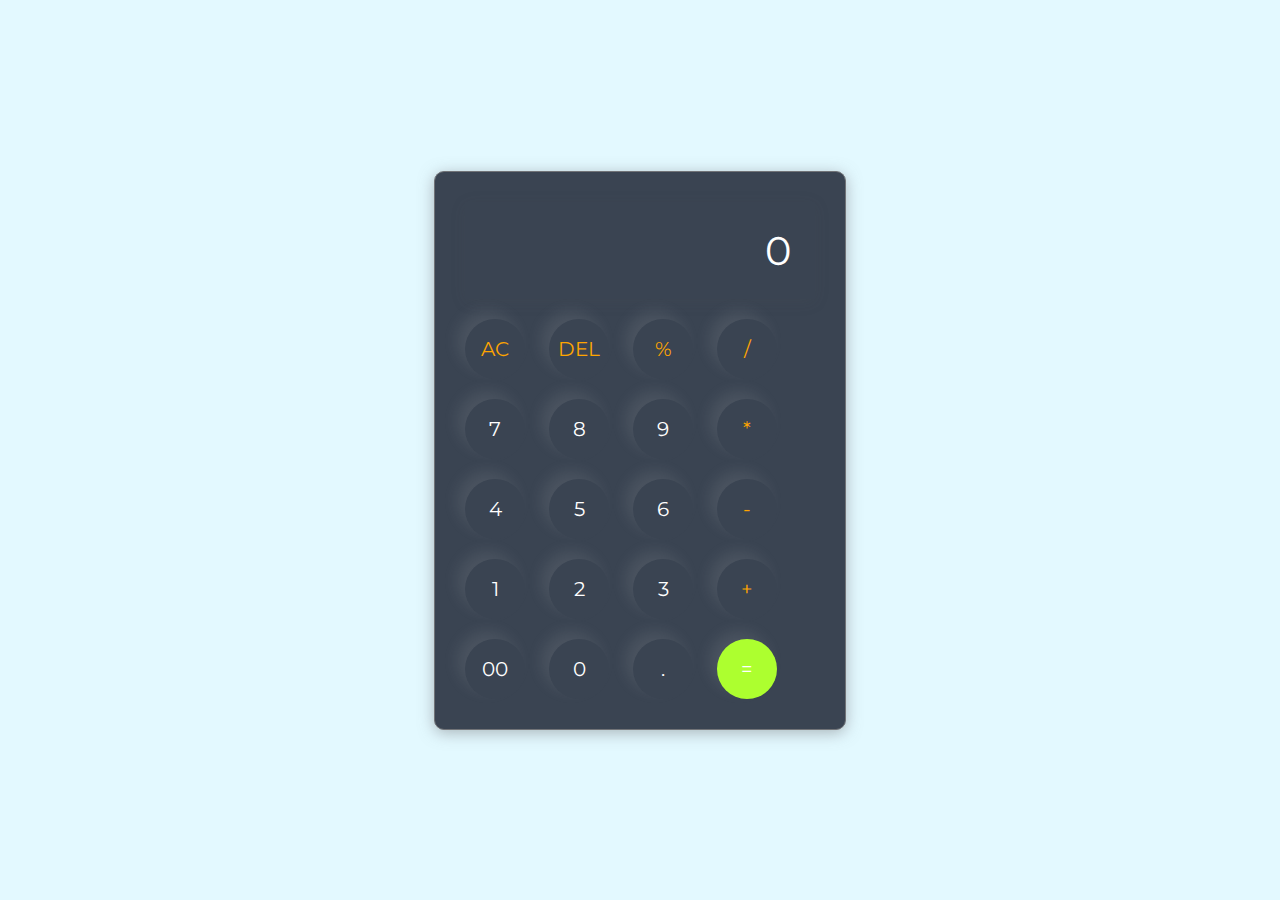
<file: calculator/index.html>
<!DOCTYPE html>
<html lang="en">
<head>
    <meta charset="UTF-8">
    <meta http-equiv="X-UA-Compatible" content="IE=edge">
    <meta name="viewport" content="width=device-width, initial-scale=1.0">
    <title> Baic Calculator</title>
    <link rel="stylesheet" href="style.css">
</head>
<body>
    <div class="calculator">
        <input type="text" placeholder="0" id="inputBox">
        <div>
            <button class="operator">AC</button>
            <button class="operator">DEL</button>
            <button class="operator">%</button>
            <button class="operator">/</button>
        </div>
        <div>
            <button>7</button>
            <button>8</button>
            <button>9</button>
            <button class="operator">*</button>
        </div>
        <div>
            <button>4</button>
            <button>5</button>
            <button>6</button>
            <button class="operator">-</button>
        </div>
        <div>
            <button>1</button>
            <button>2</button>
            <button>3</button>
            <button class="operator">+</button>
        </div>
        <div>
            <button>00</button>
            <button>0</button>
            <button>.</button>
            <button class="equalBtn">=</button>
        </div>
    </div>
    <script src="script.js"></script>   
</body>
</html>
</file>
<file: calculator/style.css>
@import url('https://fonts.googleapis.com/css2?family=Montserrat:wght@300;500&family=Roboto+Condensed&display=swap');
*{
    margin: 0;
    padding: 0;
    box-sizing: border-box;
    font-family: 'Montserrat', sans-serif;
}
body{
    width: 100%;
    height: 100vh;
    display: flex;
    justify-content: center;
    align-items: center;
    background: #e3f9ff;
}
.calculator{
    border: 1px solid #717377;
    padding: 20px;
    border-radius: 10px;
    background: #3a4452;
    box-shadow: 0px 3px 15px rgba(113, 115, 119, 0.5);
}
input{
    width: 350px;
    border: none;
    padding: 24px;
    margin: 10px;
    background: transparent;
    box-shadow: 0px 3px 15px rgba(84, 84, 84, 0.1);
    font-size: 40px;
    text-align: right;
    cursor: pointer;
}
input::placeholder{
    color: #ffffff;
}
button{
    border: none;
    width: 60px;
    height:60px;
    margin: 10px;
    border-radius: 50%;
    background: transparent;
    color: #ffffff;
    font-size: 20px;
    box-shadow: -8px -8px 15px rgba(225, 225, 225, 0.1);
    cursor: pointer;
}
.equalBtn{
    background-color: greenyellow;
}
.operator{
    color: orange;
}
</file>
